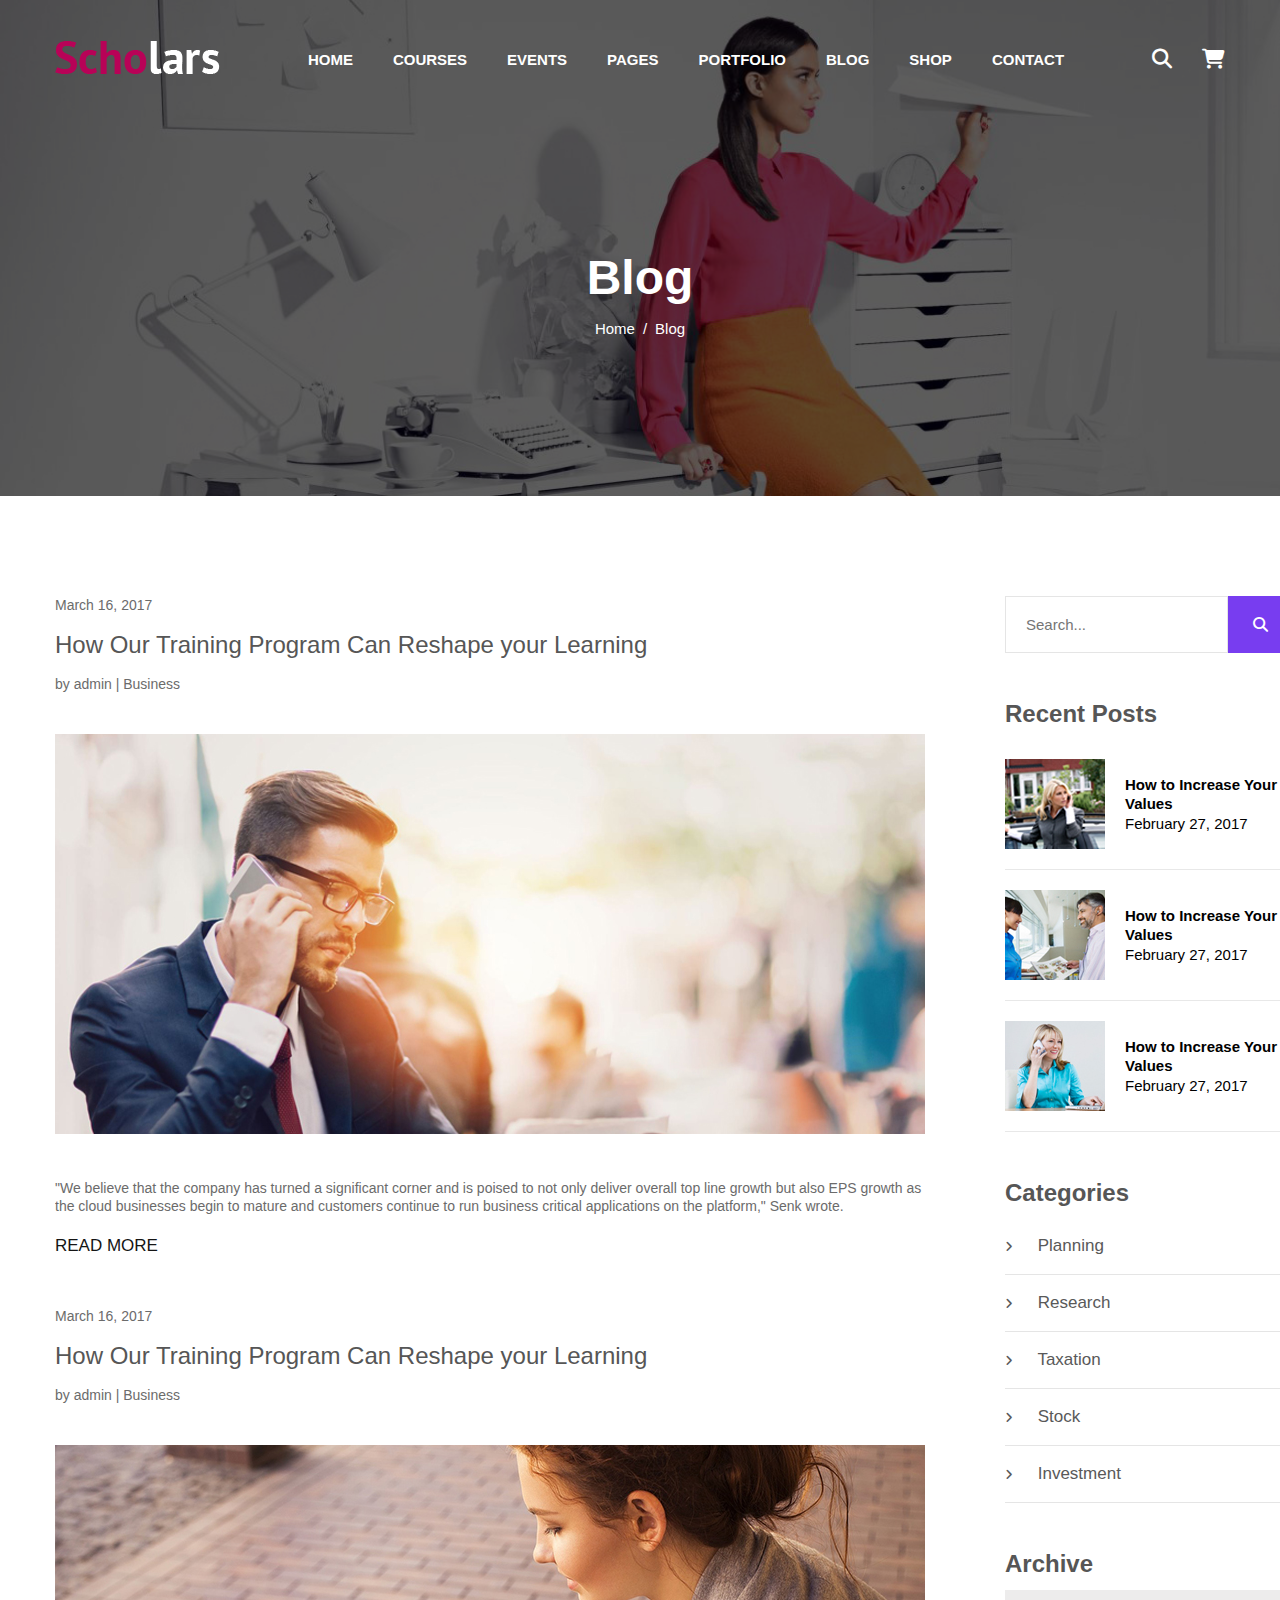
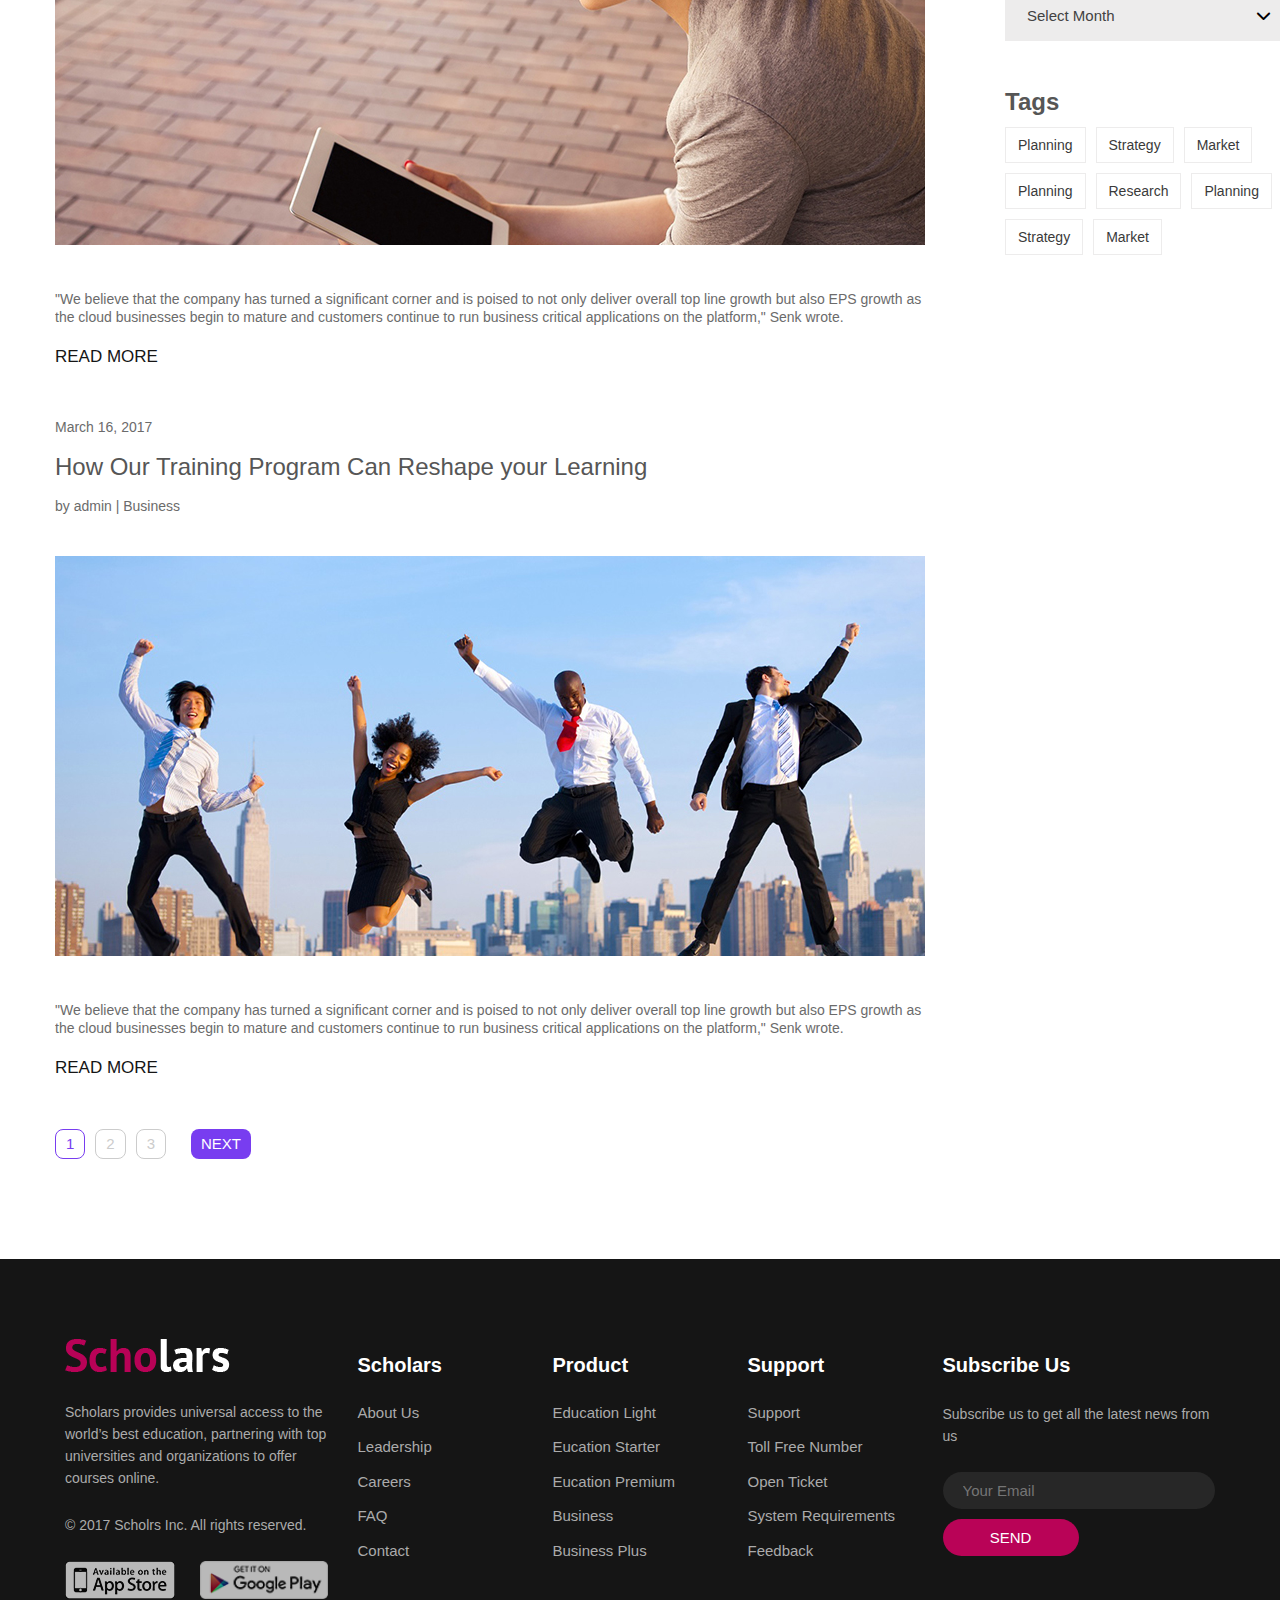
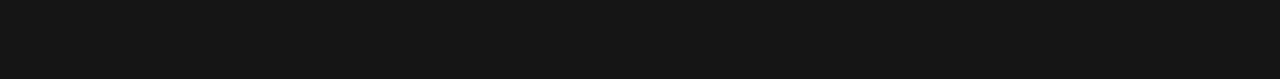
<file: blog.html>
<!DOCTYPE html>
<html lang="en">

<head>
    <meta charset="UTF-8">
    <meta name="viewport" content="width=device-width, initial-scale=1.0">
    <title>Scholars - Education, University &amp; LMS HTML Template</title>
    <link rel="stylesheet" href="./css/reset.css">
    <link rel="stylesheet" href="./css/style.css">
    <link rel="stylesheet" href="https://cdnjs.cloudflare.com/ajax/libs/font-awesome/6.7.2/css/all.min.css">
</head>

<body>
    <div class="wrapper">
        <!-- start header wrapper -->
        <div class="header-wrapper-blog">
            <div class="inner">
                <div class="container header-container">
                    <!-- start header -->
                    <div class="header">
                        <!-- Logo -->
                        <a hre="/">
                            <img src="img/logo.png" class="logo" alt="Scholars Logo" />
                        </a>
                        <!--start navigation  -->
                        <ul class="nav">
                            <li><a href="#">Home</a>
                                <ul class="sub-menu">
                                    <li><a href="#">Home version one</a></li>
                                    <li><a href="#">Home version two</a></li>
                                    <li><a href="#">Home video Background</a></li>
                                </ul>
                            </li>
                            <li><a href="#">COURSES</a>
                                <ul class="sub-menu">
                                    <li><a href="#">Course 2 Column</a></li>
                                    <li><a href="#">Course 3 Column</a></li>
                                    <li><a href="#">Course Details</a></li>
                                </ul>
                            </li>
                            <li><a href="#">EVENTS</a>
                                <ul class="sub-menu">
                                    <li><a href="#">Event List</a></li>
                                    <li><a href="#">Event Grid</a></li>
                                    <li><a href="#">Event Single</a></li>
                                </ul>
                            </li>
                            <li><a href="#">Pages</a>
                                <ul class="sub-menu">
                                    <li><a href="#">Our teachers</a></li>
                                    <li><a href="#">teachers profile</a></li>
                                    <li><a href="#">About Us</a></li>
                                    <li><a href="#">Error page</a></li>
                                    <li><a href="#">FAQ Page</a></li>
                                    <li><a href="#">Login</a></li>
                                    <li><a href="#">About Us</a></li>
                                    <li><a href="#">sign up</a></li>
                                </ul>
                            </li>
                            <li><a href="#">PORTFOLIO</a>
                                <ul class="sub-menu">
                                    <li><a href="#">portfolio 2 column</a></li>
                                    <li><a href="#">portfolio 3 column</a></li>
                                    <li><a href="#">portfolio 4 column</a></li>
                                </ul>
                            </li>
                            <li><a href="#">BLOG</a>
                                <ul class="sub-menu">
                                    <li><a href="#">Blog</a></li>
                                    <li><a href="#">Blog details</a></li>
                                </ul>
                            </li>
                            <li><a href="#">SHOP</a>
                                <ul class="sub-menu">
                                    <li><a href="#">Shop Page</a></li>
                                    <li><a href="#">Shop Details</a></li>
                                </ul>
                            </li>
                            <li><a href="#">Contact</a></li>
                        </ul>
                        <!--end navigation  -->
                        <!-- user action -->
                        <div class="action-wrapper">
                            <button class="action-btn">
                                <i class="fa-solid fa-magnifying-glass"></i>
                            </button>
                            <button class="action-btn">
                                <i class="fa-solid fa-cart-shopping"></i>
                            </button>
                        </div>
                    </div>
                    <!-- end header -->
                    <div class="header-content">
                        <h1 class="heading">Blog</h1>
                        <ul class="breadcrumb">
                            <li><a href="#">Home</a></li>
                            <li>Blog</li>
                        </ul>
                    </div>
                </div>
            </div>
        </div>
        <!-- end header wrapper -->
        <!-- start main -->
        <div class="main">
            <div class="container blog-container">
                <div class="inner blog-inner">
                    <!-- start sidebar -->
                    <div class="left-content col-9">
                        <!-- start blog item 1 -->
                        <div class="blog-item">
                            <div class="blog-item-header">
                                <p class="title">March 16, 2017</p>
                                <a href="#">
                                    <h2>How Our Training Program Can Reshape your Learning</h2>
                                </a>
                                <div class="author">
                                    <a href="#">
                                        by admin |
                                    </a>
                                    <a href="#">
                                        Business
                                    </a>
                                </div>
                            </div>
                            <div class="blog-item-content">
                                <img src="./img/left-img-1.jpg" alt="blog-1" />
                                <p>
                                    "We believe that the company has turned a significant corner and is poised to not
                                    only deliver overall top line growth but also EPS growth as the cloud businesses
                                    begin to mature and customers continue to run business critical applications on the
                                    platform," Senk wrote.
                                </p>
                            </div>
                            <div class="blog-item-bottom">
                                <a href="#">READ MORE</a>
                            </div>
                        </div>
                        <!-- end blog item 1 -->
                        <!-- start blog 2 -->
                        <div class="blog-item">
                            <div class="blog-item-header">
                                <p class="title">March 16, 2017</p>
                                <a href="#">
                                    <h2>How Our Training Program Can Reshape your Learning</h2>
                                </a>
                                <div class="author">
                                    <a href="#">
                                        by admin |
                                    </a>
                                    <a href="#">
                                        Business
                                    </a>
                                </div>
                            </div>
                            <div class="blog-item-content">
                                <img src="./img/left-img-2.jpg" alt="blog-1" />
                                <p>
                                    "We believe that the company has turned a significant corner and is poised to not
                                    only deliver overall top line growth but also EPS growth as the cloud businesses
                                    begin to mature and customers continue to run business critical applications on the
                                    platform," Senk wrote.
                                </p>
                            </div>
                            <div class="blog-item-bottom">
                                <a href="#">READ MORE</a>
                            </div>
                        </div>
                        <!-- end blog 2 -->
                        <!-- start blog 3 -->
                        <div class="blog-item">
                            <div class="blog-item-header">
                                <p class="title">March 16, 2017</p>
                                <a href="#">
                                    <h2>How Our Training Program Can Reshape your Learning</h2>
                                </a>
                                <div class="author">
                                    <a href="#">
                                        by admin |
                                    </a>
                                    <a href="#">
                                        Business
                                    </a>
                                </div>
                            </div>
                            <div class="blog-item-content">
                                <img src="./img/left-img-3.jpg" alt="blog-1" />
                                <p>
                                    "We believe that the company has turned a significant corner and is poised to not
                                    only deliver overall top line growth but also EPS growth as the cloud businesses
                                    begin to mature and customers continue to run business critical applications on the
                                    platform," Senk wrote.
                                </p>
                            </div>
                            <div class="blog-item-bottom">
                                <a href="#">READ MORE</a>
                            </div>
                        </div>
                        <!-- end blog 3 -->
                        <!-- pagination -->
                        <div class="pagination">
                            <ul>
                                <li class="active">
                                    <a hre="#">1</a>
                                </li>
                                <li>
                                    <a hre="#">2</a>
                                </li>

                                <li>
                                    <a hre="#">3</a>
                                </li>
                            </ul>
                            <button>NEXT</button>
                        </div>
                    </div>
                    <!-- end sidebar -->
                    <!-- start main-content-->
                    <div class="right-sidebar col-3">
                        <form action="" class="search-form-blog">
                            <input type="text" placeholder="Search..." class="search-input-blog" spellcheck="false" />
                            <button class="action-btn-blog">
                                <i class="fa-solid fa-magnifying-glass"></i>
                            </button>
                        </form>
                        <div class="blog-recents-blog">
                            <div class="list-item">
                                <h3>Recent Posts</h3>
                                <div class="blog-item-recent">
                                    <img src="./img/right-1.jpg" alt="blog-1" />
                                    <div class="blog-item-recent-right">
                                        <a href="#">
                                            <h2>How to Increase Your Values</h2>
                                        </a>
                                        <p>February 27, 2017</p>
                                    </div>
                                </div>
                                <!-- course 2 -->
                                <div class="blog-item-recent">
                                    <img src="./img/right-2.jpg" alt="blog-1" />
                                    <div class="blog-item-recent-right">
                                        <a href="#">
                                            <h2>How to Increase Your Values</h2>
                                        </a>
                                        <p>February 27, 2017</p>
                                    </div>
                                </div>
                                <!-- course 3 -->
                                <div class="blog-item-recent">
                                    <img src="./img/right-3.jpg" alt="blog-1" />
                                    <div class="blog-item-recent-right">
                                        <a href="#">
                                            <h2>How to Increase Your Values</h2>
                                        </a>
                                        <p>February 27, 2017</p>
                                    </div>
                                </div>
                                <div class="list-item">
                                    <h3>Categories</h3>
                                    <ul class="menu-blog">
                                        <li>
                                            <a href="#">
                                                <i class="fa-thin fa-angle-right"></i>
                                                Planning</a>
                                        </li>
                                        <li>
                                            <a href="#"> Research</a>
                                        </li>
                                        <li>
                                            <a href="#"> Taxation</a>
                                        </li>
                                        <li>
                                            <a href="#"> Stock</a>
                                        </li>
                                        <li>
                                            <a href="#"> Investment</a>
                                        </li>
                                    </ul>
                                </div>
                                <!-- item 3 -->
                                <div class="list-item">
                                    <h3>Archive</h3>
                                    <div class="selectbox">
                                        <select>
                                            <option>Select Month</option>
                                            <option>January</option>
                                            <option>February</option>
                                            <option>March</option>
                                            <option>April</option>
                                            <option>May</option>
                                            <option>June</option>
                                            <option>July</option>
                                            <option>August</option>
                                            <option>September</option>
                                            <option>October</option>
                                            <option>November</option>
                                            <option>December</option>
                                        </select>
                                        <i class="fa-solid fa-chevron-down"></i>
                                    </div>
                                </div>
                                <!-- item 4 -->
                                <div class="list-item">
                                    <h3>Tags</h3>
                                    <ul class="list-tags">
                                        <li>
                                            <a href="#">Planning</a>
                                        </li>
                                        <li>
                                            <a href="#">Strategy</a>
                                        </li>
                                        <li>
                                            <a href="#">Market</a>
                                        </li>
                                        <li>
                                            <a href="#">Planning</a>
                                        </li>
                                        <li>
                                            <a href="#">Research</a>
                                        </li>
                                        <li>
                                            <a href="#">Planning</a>
                                        </li>
                                        <li>
                                            <a href="#">Strategy</a>
                                        </li>
                                        <li>
                                            <a href="#">Market</a>
                                        </li>
                                    </ul>
                                </div>
                            </div>
                        </div>
                    </div>
                    <!-- end main-content -->
                </div>
            </div>
        </div>
        <!-- end main -->
        <div class="footer">
            <div class="container footer-content">
                <div class="row">
                    <div class="footer-logo footer-item col-3">
                        <a href="/">
                            <img src="img/logo.png" alt="logo" class="logo" />
                        </a>
                        <p>
                            Scholars provides universal access to the world’s best education, partnering with top
                            universities and organizations to offer courses online.
                        </p>
                        <p>© 2017 Scholrs Inc. All rights reserved.</p>
                        <div>
                            <div class="download-android">
                                <img src="img/android.png" alt="google play" />
                            </div>
                            <div class="download-apple">
                                <img src="img/apple.png" alt="google play" />
                            </div>
                        </div>
                    </div>
                    <!-- footer list 1 -->
                    <div class="footer-list footer-item col-2">
                        <h3>Scholars</h3>
                        <ul>
                            <li>
                                <a href="#">About Us</a>
                            </li>
                            <li>
                                <a href="#">Leadership</a>
                            </li>
                            <li>
                                <a href="#">Careers</a>
                            </li>

                            <li>
                                <a href="#">FAQ</a>
                            </li>
                            <li>
                                <a href="#">Contact</a>
                            </li>
                        </ul>
                    </div>
                    <!-- footer list 2 -->
                    <div class="footer-list footer-item col-2">
                        <h3>Product</h3>
                        <ul>
                            <li>
                                <a href="#">Education Light</a>
                            </li>
                            <li>
                                <a href="#">Eucation Starter</a>
                            </li>
                            <li>
                                <a href="#">Eucation Premium</a>
                            </li>

                            <li>
                                <a href="#">Business</a>
                            </li>
                            <li>
                                <a href="#">Business Plus</a>
                            </li>
                        </ul>
                    </div>
                    <!-- footer list 3 -->
                    <div class="footer-list footer-item col-2">
                        <h3>Support</h3>
                        <ul>
                            <li>
                                <a href="#">Support</a>
                            </li>
                            <li>
                                <a href="#">Toll Free Number</a>
                            </li>
                            <li>
                                <a href="#">Open Ticket</a>
                            </li>

                            <li>
                                <a href="#">System Requirements</a>
                            </li>
                            <li>
                                <a href="#">Feedback</a>
                            </li>
                        </ul>
                    </div>
                    <!-- footer subscribe -->
                    <div class="footer-subscribe footer-item col-3">
                        <h3>Subscribe Us</h3>
                        <p>
                            Subscribe us to get all the latest news from us
                        </p>
                        <div>
                            <input type="text" placeholder="Your Email" required />
                            <button class="subscribe-btn">
                                send
                            </button>
                        </div>
                    </div>
                </div>
            </div>
        </div>
    </div>
</body>

</html>
</file>
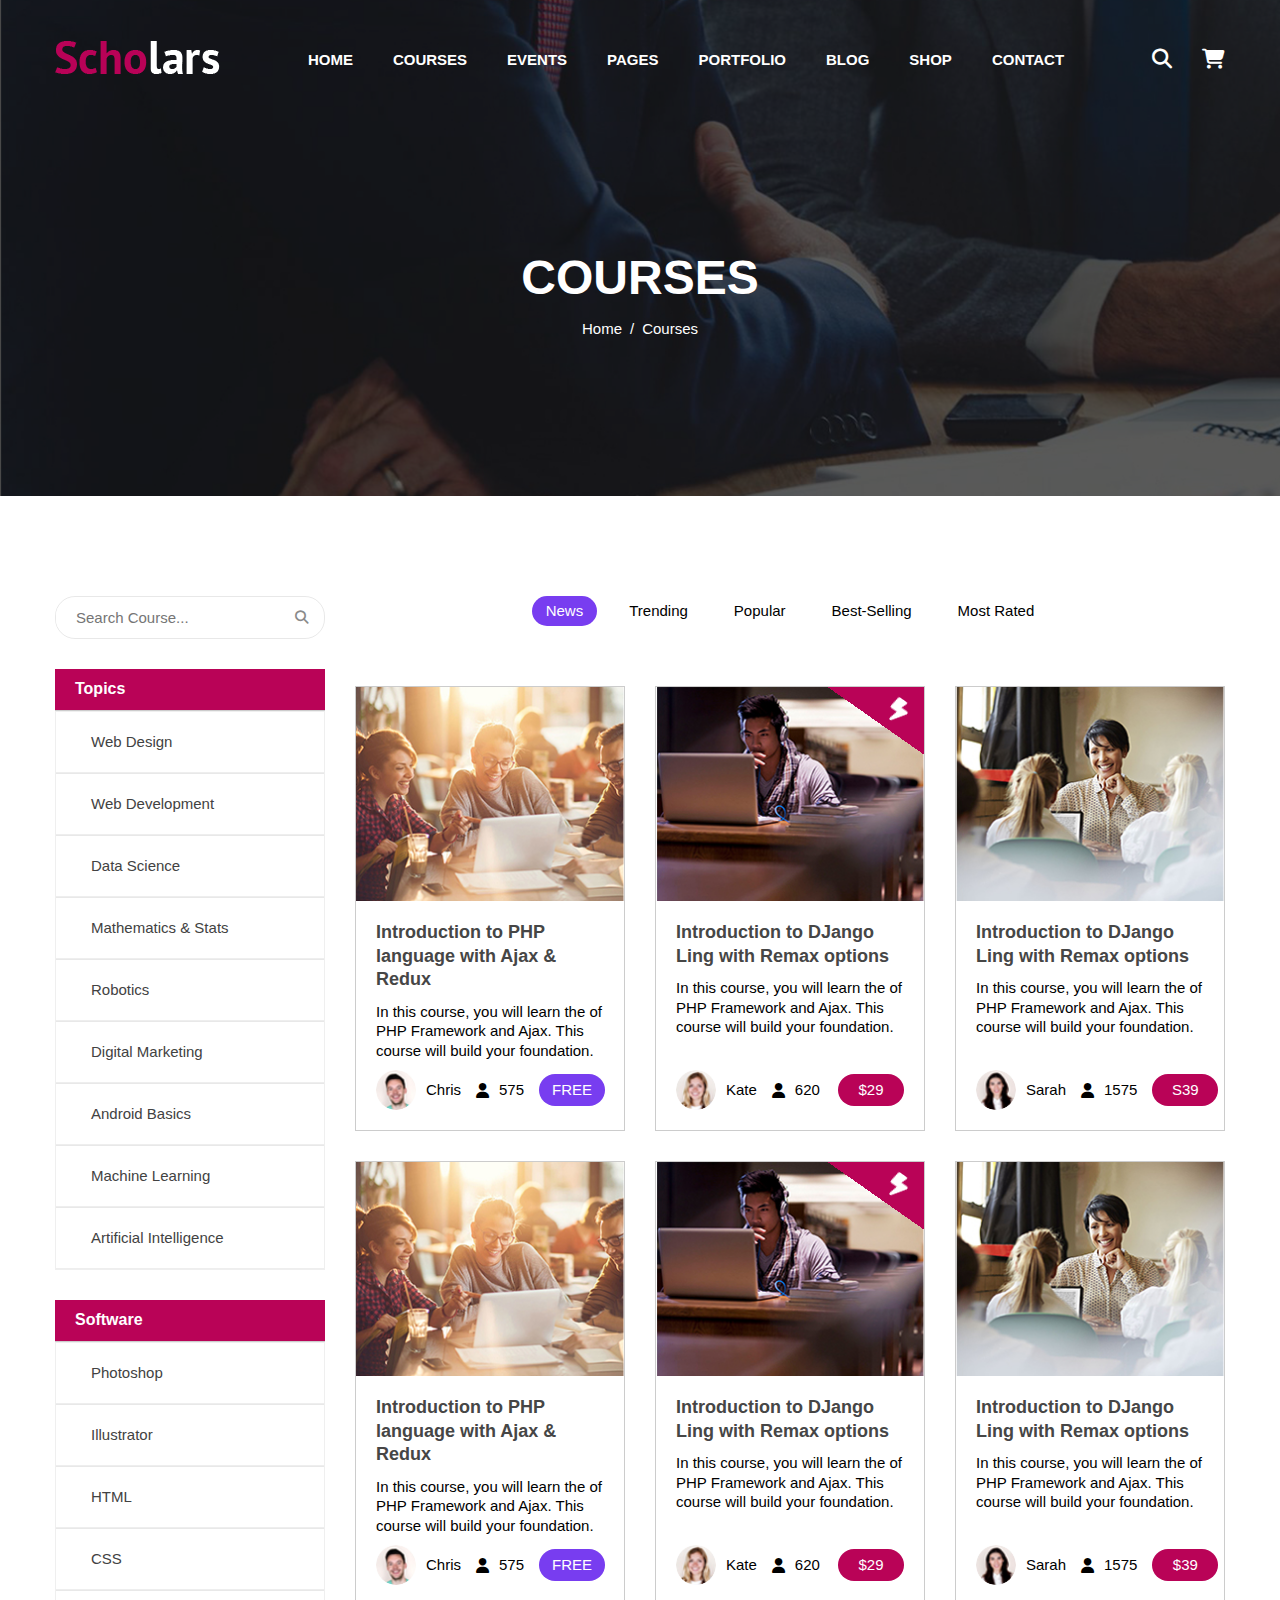
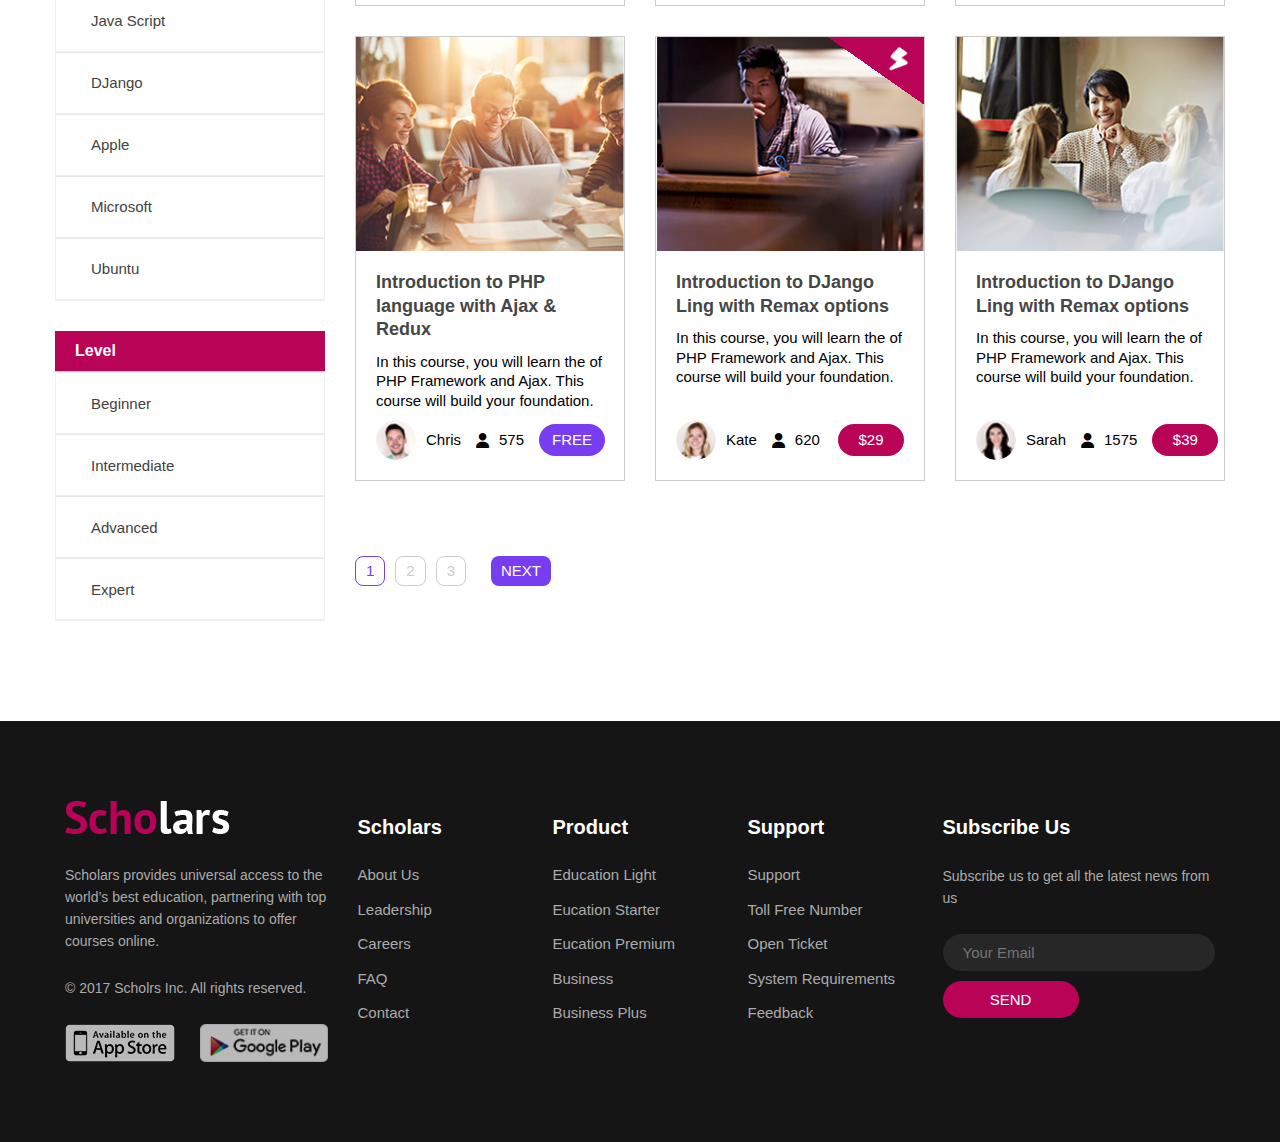
<file: courses.html>
<!DOCTYPE html>
<html lang="en">

<head>
    <meta charset="UTF-8">
    <meta name="viewport" content="width=device-width, initial-scale=1.0">
    <title>Scholars - Education, University &amp; LMS HTML Template</title>
    <link rel="stylesheet" href="./css/reset.css">
    <link rel="stylesheet" href="./css/style.css">
    <link rel="stylesheet" href="https://cdnjs.cloudflare.com/ajax/libs/font-awesome/6.7.2/css/all.min.css">
    <link href="https://cdnjs.cloudflare.com/ajax/libs/font-awesome/6.7.2/css/all.min.css" rel="stylesheet">

</head>

<body>
    <div class="wrapper">
        <!-- start header wrapper -->
        <div class="header-wrapper">
            <div class="inner">
                <div class="container header-container">
                    <!-- start header -->
                    <div class="header">
                        <!-- Logo -->
                        <a hre="/">
                            <img src="img/logo.png" class="logo" alt="Scholars Logo" />
                        </a>
                        <!--start navigation  -->
                        <ul class="nav">
                            <li><a href="#">Home</a>
                                <ul class="sub-menu">
                                    <li><a href="#">Home version one</a></li>
                                    <li><a href="#">Home version two</a></li>
                                    <li><a href="#">Home video Background</a></li>
                                </ul>
                            </li>
                            <li><a href="#">COURSES</a>
                                <ul class="sub-menu">
                                    <li><a href="#">Course 2 Column</a></li>
                                    <li><a href="#">Course 3 Column</a></li>
                                    <li><a href="#">Course Details</a></li>
                                </ul>
                            </li>
                            <li><a href="#">EVENTS</a>
                                <ul class="sub-menu">
                                    <li><a href="#">Event List</a></li>
                                    <li><a href="#">Event Grid</a></li>
                                    <li><a href="#">Event Single</a></li>
                                </ul>
                            </li>
                            <li><a href="#">Pages</a>
                                <ul class="sub-menu">
                                    <li><a href="#">Our teachers</a></li>
                                    <li><a href="#">teachers profile</a></li>
                                    <li><a href="#">About Us</a></li>
                                    <li><a href="#">Error page</a></li>
                                    <li><a href="#">FAQ Page</a></li>
                                    <li><a href="#">Login</a></li>
                                    <li><a href="#">About Us</a></li>
                                    <li><a href="#">sign up</a></li>
                                </ul>
                            </li>
                            <li><a href="#">PORTFOLIO</a>
                                <ul class="sub-menu">
                                    <li><a href="#">portfolio 2 column</a></li>
                                    <li><a href="#">portfolio 3 column</a></li>
                                    <li><a href="#">portfolio 4 column</a></li>
                                </ul>
                            </li>
                            <li><a href="#">BLOG</a>
                                <ul class="sub-menu">
                                    <li><a href="#">Blog</a></li>
                                    <li><a href="#">Blog details</a></li>
                                </ul>
                            </li>
                            <li><a href="#">SHOP</a>
                                <ul class="sub-menu">
                                    <li><a href="#">Shop Page</a></li>
                                    <li><a href="#">Shop Details</a></li>
                                </ul>
                            </li>
                            <li><a href="#">Contact</a></li>
                        </ul>
                        <!--end navigation  -->
                        <!-- user action -->
                        <div class="action-wrapper">
                            <button class="action-btn">
                                <i class="fa-solid fa-magnifying-glass"></i>
                            </button>
                            <button class="action-btn">
                                <i class="fa-solid fa-cart-shopping"></i>
                            </button>
                        </div>
                    </div>
                    <!-- end header -->
                    <div class="header-content">
                        <h1 class="heading">COURSES</h1>
                        <ul class="breadcrumb">
                            <li><a href="#">Home</a></li>
                            <li>Courses</li>
                        </ul>
                    </div>
                </div>
            </div>
        </div>
        <!-- end header wrapper -->
        <!-- start main -->
        <div class="main">
            <div class="container main-container">
                <div class="inner">
                    <!-- start sidebar -->
                    <div class="left-sidebar">
                        <!-- start form search -->
                        <form action="" class="search-form">
                            <input type="text" placeholder="Search Course..." class="search-input" spellcheck="false" />
                            <button class="action-btn">
                                <i class="fa-solid fa-magnifying-glass"></i>
                            </button>
                        </form>
                        <!-- end form search -->
                        <!-- start sidebar nav -->
                        <h2 class="menu-title">Topics</h2>
                        <ul class="menu">
                            <li><a href="">Web Design</a></li>
                            <li><a href="">Web Development</a></li>
                            <li><a href="">Data Science</a></li>
                            <li><a href="">Mathematics & Stats</a></li>
                            <li><a href="">Robotics</a></li>
                            <li><a href="">Digital Marketing</a></li>
                            <li><a href="">Android Basics</a></li>
                            <li><a href="">Machine Learning</a></li>
                            <li><a href="">Artificial Intelligence</a></li>
                        </ul>
                        <h2 class="menu-title">Software</h2>
                        <ul class="menu">
                            <li><a href="">Photoshop</a></li>
                            <li><a href="">Illustrator</a></li>
                            <li><a href="">HTML</a></li>
                            <li><a href="">CSS</a></li>
                            <li><a href="">Java Script</a></li>
                            <li><a href="">DJango</a></li>
                            <li><a href="">Apple</a></li>
                            <li><a href="">Microsoft</a></li>
                            <li><a href="">Ubuntu</a></li>
                        </ul>
                        <h2 class="menu-title">Level</h2>
                        <ul class="menu">
                            <li><a href="">Beginner</a></li>
                            <li><a href="">Intermediate</a></li>
                            <li><a href="">Advanced</a></li>
                            <li><a href="">Expert</a></li>
                        </ul>
                        <!-- end sidebar nav -->
                    </div>
                    <!-- end sidebar -->
                    <!-- start main-content-->
                    <div class="main-content">
                        <!-- start topics -->
                        <ul class="topics">
                            <li class="active"><a href="">News</a></li>
                            <li><a href="">Trending</a></li>
                            <li><a href="">Popular</a></li>
                            <li><a href="">Best-Selling</a></li>
                            <li><a href="">Most Rated</a></li>
                        </ul>
                        <!-- end topics -->
                        <!-- start course list  -->
                        <div class="courses-list">
                            <!-- start course 1 -->
                            <div class="item">
                                <a href="/" class="thumb-wrapper">
                                    <img src="./img/img-course-1.jpg" alt="course" class="thumb" />
                                </a>
                                <div class="info">
                                    <h3 class="title">
                                        <a href="">Introduction to PHP language with Ajax & Redux</a>
                                    </h3>
                                    <p class="desc">
                                        In this course, you will learn the of PHP Framework and Ajax. This course will
                                        build your foundation.
                                    </p>
                                    <div class="bottom">
                                        <div>
                                            <img src="./img/img-author-1.jpg" alt="" class="avatar">
                                            <span>Chris</span>
                                        </div>
                                        <div>
                                            <i class="fa-solid fa-user"></i>
                                            <span> 575</span>
                                        </div>
                                        <a href="#" class="course-btn">FREE</a>
                                    </div>
                                </div>
                            </div>
                            <!-- end course 1 -->
                            <!-- start course 2      -->
                            <div class="item item-label">
                                <a href="/" class="thumb-wrapper">
                                    <img src="./img/img-course-2.jpg" alt="course" class="thumb" />
                                </a>
                                <div class="info">
                                    <h3 class="title">
                                        <a href="">Introduction to DJango Ling with Remax options</a>
                                    </h3>
                                    <p class="desc">
                                        In this course, you will learn the of PHP Framework and Ajax. This course will
                                        build your foundation.
                                    </p>
                                    <div class="bottom">
                                        <div>
                                            <img src="./img/img-author-2.jpg" alt="" class="avatar">
                                            <span>Kate</span>
                                        </div>
                                        <div>
                                            <i class="fa-solid fa-user"></i>
                                            <span> 620</span>
                                        </div>
                                        <a href="#" class="course-btn course-btn-2">$29</a>
                                    </div>
                                </div>
                            </div>
                            <!-- end course 2 -->
                            <!-- start course 3 -->
                            <div class="item">
                                <a href="/" class="thumb-wrapper">
                                    <img src="./img/img-course-3.jpg" alt="course" class="thumb" />
                                </a>
                                <div class="info">
                                    <h3 class="title">
                                        <a href="">Introduction to DJango Ling with Remax options</a>
                                    </h3>
                                    <p class="desc">
                                        In this course, you will learn the of PHP Framework and Ajax. This course will
                                        build your foundation.
                                    </p>
                                    <div class="bottom">
                                        <div>
                                            <img src="./img/img-author-3.jpg" alt="" class="avatar">
                                            <span>Sarah</span>
                                        </div>
                                        <div>
                                            <i class="fa-solid fa-user"></i>
                                            <span> 1575</span>
                                        </div>
                                        <a href="#" class="course-btn course-btn-2">S39</a>
                                    </div>
                                </div>

                            </div>
                            <!-- end course 3 -->
                            <!-- start course 4 -->
                            <div class="item">
                                <a href="/" class="thumb-wrapper">
                                    <img src="./img/img-course-1.jpg" alt="course" class="thumb" />
                                </a>
                                <div class="info">
                                    <h3 class="title">
                                        <a href="">Introduction to PHP language with Ajax & Redux</a>
                                    </h3>
                                    <p class="desc">
                                        In this course, you will learn the of PHP Framework and Ajax. This course will
                                        build your foundation.
                                    </p>
                                    <div class="bottom">
                                        <div>
                                            <img src="./img/img-author-1.jpg" alt="" class="avatar">
                                            <span>Chris</span>
                                        </div>
                                        <div>
                                            <i class="fa-solid fa-user"></i>
                                            <span> 575</span>
                                        </div>
                                        <a href="#" class="course-btn">FREE</a>
                                    </div>
                                </div>

                            </div>
                            <!-- end course 4 -->
                            <!-- start course 5 -->
                            <div class="item item-label">
                                <a href="/" class="thumb-wrapper">
                                    <img src="./img/img-course-2.jpg" alt="course" class="thumb" />
                                </a>
                                <div class="info">
                                    <h3 class="title">
                                        <a href="">Introduction to DJango Ling with Remax options</a>
                                    </h3>
                                    <p class="desc">
                                        In this course, you will learn the of PHP Framework and Ajax. This course will
                                        build your foundation.
                                    </p>
                                    <div class="bottom">
                                        <div>
                                            <img src="./img/img-author-2.jpg" alt="" class="avatar">
                                            <span>Kate</span>
                                        </div>
                                        <div>
                                            <i class="fa-solid fa-user"></i>
                                            <span> 620</span>
                                        </div>
                                        <a href="#" class="course-btn course-btn-2">$29</a>
                                    </div>
                                </div>

                            </div>
                            <!-- end course 5 -->
                            <!-- start course 6 -->
                            <div class="item">
                                <a href="/" class="thumb-wrapper">
                                    <img src="./img/img-course-3.jpg" alt="course" class="thumb" />
                                </a>
                                <div class="info">
                                    <h3 class="title">
                                        <a href="">Introduction to DJango Ling with Remax options</a>
                                    </h3>
                                    <p class="desc">
                                        In this course, you will learn the of PHP Framework and Ajax. This course will
                                        build your foundation.
                                    </p>
                                    <div class="bottom">
                                        <div>
                                            <img src="./img/img-author-3.jpg" alt="" class="avatar">
                                            <span>Sarah</span>
                                        </div>
                                        <div>
                                            <i class="fa-solid fa-user"></i>
                                            <span> 1575</span>
                                        </div>
                                        <a href="#" class="course-btn course-btn-2">$39</a>
                                    </div>
                                </div>

                            </div>
                            <!-- end course 6 -->
                            <!-- start course 7 -->
                            <div class="item">
                                <a href="/" class="thumb-wrapper">
                                    <img src="./img/img-course-1.jpg" alt="course" class="thumb" />
                                </a>
                                <div class="info">
                                    <h3 class="title">
                                        <a href="">Introduction to PHP language with Ajax & Redux</a>
                                    </h3>
                                    <p class="desc">
                                        In this course, you will learn the of PHP Framework and Ajax. This course will
                                        build your foundation.
                                    </p>
                                    <div class="bottom">
                                        <div>
                                            <img src="./img/img-author-1.jpg" alt="" class="avatar">
                                            <span>Chris</span>
                                        </div>
                                        <div>
                                            <i class="fa-solid fa-user"></i>
                                            <span> 575</span>
                                        </div>
                                        <a href="#" class="course-btn">FREE</a>
                                    </div>
                                </div>

                            </div>
                            <!-- end course 7 -->
                            <!-- start course 8 -->
                            <div class="item item-label">
                                <a href="/" class="thumb-wrapper">
                                    <img src="./img/img-course-2.jpg" alt="course" class="thumb" />
                                </a>
                                <div class="info">
                                    <h3 class="title">
                                        <a href="">Introduction to DJango Ling with Remax options</a>
                                    </h3>
                                    <p class="desc">
                                        In this course, you will learn the of PHP Framework and Ajax. This course will
                                        build your foundation.
                                    </p>
                                    <div class="bottom">
                                        <div>
                                            <img src="./img/img-author-2.jpg" alt="" class="avatar">
                                            <span>Kate</span>
                                        </div>
                                        <div>
                                            <i class="fa-solid fa-user"></i>
                                            <span> 620</span>
                                        </div>
                                        <a href="#" class="course-btn course-btn-2">$29</a>
                                    </div>
                                </div>

                            </div>
                            <!-- end course 8 -->
                            <!-- start course 9 -->
                            <div class="item">
                                <a href="/" class="thumb-wrapper">
                                    <img src="./img/img-course-3.jpg" alt="course" class="thumb" />
                                </a>
                                <div class="info">
                                    <h3 class="title">
                                        <a href="">Introduction to DJango Ling with Remax options</a>
                                    </h3>
                                    <p class="desc">
                                        In this course, you will learn the of PHP Framework and Ajax. This course will
                                        build your foundation.
                                    </p>
                                    <div class="bottom">
                                        <div>
                                            <img src="./img/img-author-3.jpg" alt="" class="avatar">
                                            <span>Sarah</span>
                                        </div>
                                        <div>
                                            <i class="fa-solid fa-user"></i>
                                            <span> 1575</span>
                                        </div>
                                        <a href="#" class="course-btn course-btn-2">$39</a>
                                    </div>
                                </div>
                            </div>
                            <!-- end course 9 -->
                        </div>
                        <!-- end course list  -->
                        <!-- pagination -->
                        <div class="pagination">
                            <ul>
                                <li class="active">
                                    <a hre="#">1</a>
                                </li>
                                <li>
                                    <a hre="#">2</a>
                                </li>

                                <li>
                                    <a hre="#">3</a>
                                </li>
                            </ul>
                            <button>NEXT</button>
                        </div>
                    </div>
                    <!-- end main-content -->

                </div>
            </div>
        </div>
        <!-- end main -->
        <div class="footer">
            <div class="container footer-content">
                <div class="row">
                    <div class="footer-logo footer-item col-3">
                        <a href="/">
                            <img src="img/logo.png" alt="logo" class="logo" />
                        </a>
                        <p>
                            Scholars provides universal access to the world’s best education, partnering with top
                            universities and organizations to offer courses online.
                        </p>
                        <p>© 2017 Scholrs Inc. All rights reserved.</p>
                        <div>
                            <div class="download-android">
                                <img src="img/android.png" alt="google play" />
                            </div>
                            <div class="download-apple">
                                <img src="img/apple.png" alt="google play" />
                            </div>
                        </div>
                    </div>
                    <!-- footer list 1 -->
                    <div class="footer-list footer-item col-2">
                        <h3>Scholars</h3>
                        <ul>
                            <li>
                                <a href="#">About Us</a>
                            </li>
                            <li>
                                <a href="#">Leadership</a>
                            </li>
                            <li>
                                <a href="#">Careers</a>
                            </li>

                            <li>
                                <a href="#">FAQ</a>
                            </li>
                            <li>
                                <a href="#">Contact</a>
                            </li>
                        </ul>
                    </div>
                    <!-- footer list 2 -->
                    <div class="footer-list footer-item col-2">
                        <h3>Product</h3>
                        <ul>
                            <li>
                                <a href="#">Education Light</a>
                            </li>
                            <li>
                                <a href="#">Eucation Starter</a>
                            </li>
                            <li>
                                <a href="#">Eucation Premium</a>
                            </li>

                            <li>
                                <a href="#">Business</a>
                            </li>
                            <li>
                                <a href="#">Business Plus</a>
                            </li>
                        </ul>
                    </div>
                    <!-- footer list 3 -->
                    <div class="footer-list footer-item col-2">
                        <h3>Support</h3>
                        <ul>
                            <li>
                                <a href="#">Support</a>
                            </li>
                            <li>
                                <a href="#">Toll Free Number</a>
                            </li>
                            <li>
                                <a href="#">Open Ticket</a>
                            </li>

                            <li>
                                <a href="#">System Requirements</a>
                            </li>
                            <li>
                                <a href="#">Feedback</a>
                            </li>
                        </ul>
                    </div>
                    <!-- footer subscribe -->
                    <div class="footer-subscribe footer-item col-3">
                        <h3>Subscribe Us</h3>
                        <p>
                            Subscribe us to get all the latest news from us
                        </p>
                        <div>
                            <input type="text" placeholder="Your Email" required />
                            <button class="subscribe-btn">
                                send
                            </button>
                        </div>
                    </div>
                </div>
            </div>
        </div>
    </div>
</body>

</html>
</file>
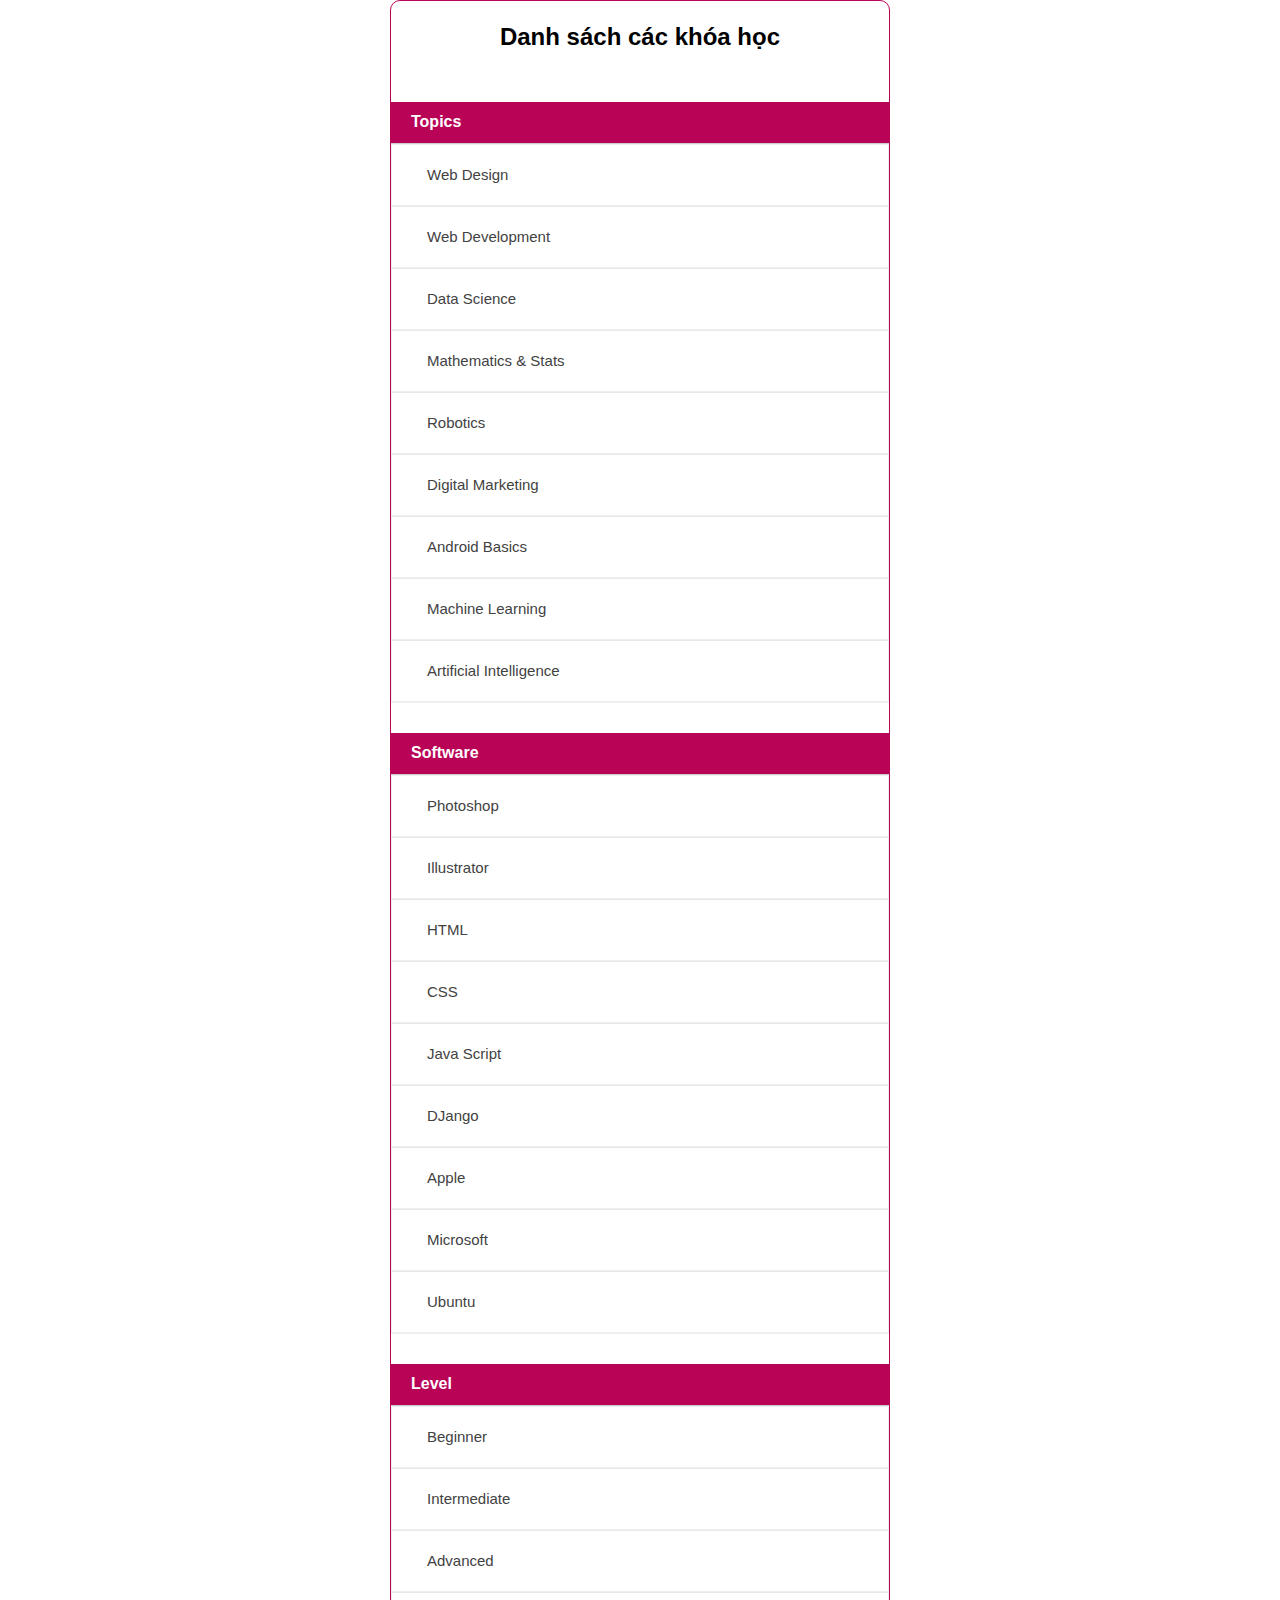
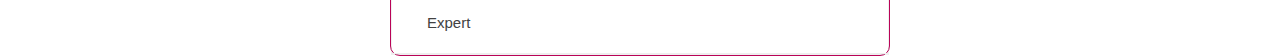
<file: outline-course.html>
<!DOCTYPE html>
<html lang="en">

<head>
    <meta charset="UTF-8">
    <meta name="viewport" content="width=device-width, initial-scale=1.0">
    <title>Bài 3</title>
    <link rel="stylesheet" href="./css/reset.css">
    <link rel="stylesheet" href="./css/style.css">

</head>

<body>
    <div class="container list-menu-sticky">
        <h1>Danh sách các khóa học</h1>
        <div class="menu-item">
            <h2 class="menu-title">Topics</h2>
            <ul class="menu">
                <li><a href="">Web Design</a></li>
                <li><a href="">Web Development</a></li>
                <li><a href="">Data Science</a></li>
                <li><a href="">Mathematics & Stats</a></li>
                <li><a href="">Robotics</a></li>
                <li><a href="">Digital Marketing</a></li>
                <li><a href="">Android Basics</a></li>
                <li><a href="">Machine Learning</a></li>
                <li><a href="">Artificial Intelligence</a></li>
            </ul>
        </div>
        <div class="menu-item">
            <h2 class="menu-title">Software</h2>
            <ul class="menu">
                <li><a href="">Photoshop</a></li>
                <li><a href="">Illustrator</a></li>
                <li><a href="">HTML</a></li>
                <li><a href="">CSS</a></li>
                <li><a href="">Java Script</a></li>
                <li><a href="">DJango</a></li>
                <li><a href="">Apple</a></li>
                <li><a href="">Microsoft</a></li>
                <li><a href="">Ubuntu</a></li>
            </ul>
        </div>
        <div class="menu-item">
            <h2 class="menu-title">Level</h2>
            <ul class="menu">
                <li><a href="">Beginner</a></li>
                <li><a href="">Intermediate</a></li>
                <li><a href="">Advanced</a></li>
                <li><a href="">Expert</a></li>
            </ul>
        </div> 
    </div>
</body>

</html>
</file>
<file: css/style.css>
:root {
    --heading-font: "PT Sans", sans-serif;
    --black: #000;
    --white: #fff;
    --primary: #b90357;
    --secondary: #783df0;
}

* {
    box-sizing: border-box;
}

html {
    font-size: 62.5%;
}

body {
    font-size: 1.5rem;
    line-height: 1.3;
    font-family: "Source Sans 3", sans-serif;
}

h1,
h2,
h3,
h4,
h5,
h6 {
    font-family: var(--heading-font);
    font-weight: 700;

}

a {
    color: inherit;
    text-decoration: none;
}

button {
    padding: 0;
    border: none;
    background: transparent;
}

input,
button,
textarea,
select {
    font-size: inherit;
    font-family: inherit;
    color: inherit;
}

.header-wrapper {
    display: flex;
    width: 100%;
    height: 496px;
    background: url(../img/banner-2.jpg) no-repeat;
    background-size: cover;
}

.header-wrapper-blog {
    display: flex;
    width: 100%;
    height: 496px;
    background: url(../img/blog-banner-5.jpg) no-repeat;
    background-size: cover;

}

.header-wrapper .inner,
.header-wrapper-blog .inner {
    width: 100%;
    display: flex;
    gap: 40px;
    background-color: rgba(0, 0, 0, 0.63);
}

.header-wrapper .inner a,
.header-wrapper-blog .inner a {
    text-decoration: none;
}

.container {
    width: 1170px;
    max-width: 100%;
    margin-left: auto;
    margin-right: auto;
}

.header {
    display: flex;
    justify-content: space-between;
    padding-top: 30px;
    align-items: center;
}

.header .nav {
    display: flex;
    padding: 0 40px;
    z-index: 1;
}

.header .nav li {
    position: relative;
}

.header .nav li:hover .sub-menu {
    display: block;
    transform: translateY(0);
    opacity: 1;

}

.header .sub-menu {
    display: none;
    position: absolute;
    top: 50px;
    left: 0;
    min-width: 220px;
    background: var(--white);
    transform: translateY(-20px);
    opacity: 0;
    transition: all 0.3s ease-in-out;
}

.header .sub-menu li a {
    padding: 0px 25px;
    display: flex;
    align-items: center;
    text-decoration: none;
    height: 40px;
    color: #0009;
    text-transform: capitalize;
    font-weight: 400;
    transition: all 0.3s ease-in-out;
}

.header .sub-menu li:hover a {
    background: var(--primary);
    color: var(--white);
}

.header .nav a {
    display: inline-block;
    color: var(--white);
    text-transform: uppercase;
    text-decoration: none;
    font-family: var(--heading-font);
    font-size: 1.5rem;
    padding: 20px;
    font-weight: 700;
}

.action-wrapper {
    display: flex;
    gap: 30px;
}

.action-btn {
    color: var(--white);
    font-size: 2rem;
    cursor: pointer;
}

.header-container,
.footer-content {
    display: flex;
    flex-direction: column;
    justify-content: center;
    /* align-items: center; */
}

.header-content {
    display: flex;
    flex-direction: column;
    align-items: center;
    justify-content: center;
    flex-grow: 1;
    color: var(--white);
    gap: 10px;
}

h1.heading {
    font-size: 3.2em;
    font-weight: 700;
}

.header-content .breadcrumb {
    display: flex;
    font-size: 1.5rem;
    font-family: var(--heading-font);
}

.header-content .breadcrumb li+li::before {
    content: "/";
    padding: 0 8px;
}

/* end header wrapper */
/* start main */
.main .inner {
    display: flex;
}

/* start sidebar */
.main .left-sidebar {
    width: 270px;
}

.search-form {
    display: flex;
    align-items: center;
    height: 43px;
    border: 1px solid #00000017;
    border-radius: 20px;
    overflow: hidden;
}

.search-input {
    flex: 1;
    border: none;
    outline: none;
    padding-left: 20px;
    padding-right: 20px;
    color: #000;
}

.search-input:not(:placeholder-shown)+.search-btn {
    color: #333;
}

.search-input i {
    color: #000;
}

.search-btn {
    padding-left: 20px;
    align-self: stretch;
}

.menu {
    margin-top: 20px;
    border: 1px solid #1111;
}

.menu li+li {
    border-top: 1px solid #00000017;
}

.menu a {
    display: flex;
    align-items: center;
    justify-content: space-between;
    text-decoration: none;
    height: 40px;
    padding: 0 25px;
    font-size: 1.5rem;
    color: #424242;
    transition: color ease, left linear;
    transition-duration: 0.3s;
}

.menu li:hover {
    margin-left: 10px;
}

.menu li:hover a {
    color: var(--secondary);
}

.menu-title {
    margin-top: 30px;
    font-size: 1.6rem;
    color: #222;
}

.main .action-btn {
    font-size: 0.9em;
    color: #8a8a8a;
    padding-right: 20px;
}

.main-container .inner {
    margin: 100px 0px;
    display: flex;
    gap: 30px;
}

.main-content {
    flex-grow: 1;
}

.topics {
    display: flex;
    justify-content: center;
    gap: 18px;
}

.topics a {
    display: inline-block;
    padding: 0 14px;
    height: 30px;
    line-height: 30px;
    border-radius: 15px;
    text-decoration: none;
    transition: all .3s ease-in-out;
}

.topics li.active a,
.topics a:hover {
    background-color: var(--secondary);
    color: var(--white);
}

.courses-list {
    --columns: 3;
    --spacing: 30px;
    display: flex;
    flex-wrap: wrap;
    row-gap: var(--spacing);
    margin-top: 60px;
    margin-left: calc(-1 * var(--spacing));
}

.item {
    display: flex;
    /* justify-content: center; */
    flex-direction: column;
    width: calc((100%/var(--columns) - var(--spacing)));
    margin-left: var(--spacing);
    min-height: 150px;
    border: 1px solid #ccc;
    overflow: hidden;
}

.item:hover img {
    transform: scale(1.05);
    transition: all 0.3s ease-in-out;
}

.item:hover h3 a {
    color: var(--primary);
}

.bottom {
    display: flex;
    flex-direction: row;
}

.item .thumb-wrapper {
    display: block;
    aspect-ratio: 1 / 0.8;
    position: relative;
    overflow: hidden;
}

.item .thumb {
    width: 100%;
    height: 100%;
    object-fit: cover;
}

.item-label .thumb-wrapper::before {
    content: "\e0b7";
    font-family: "Font Awesome 5 Free";
    font-size: 2.4rem;
    font-weight: 600;
    text-align: center;
    background-color: var(--primary);
    color: var(--white);
    width: 140px;
    height: 70px;
    position: absolute;
    display: flex;
    justify-content: center;
    align-items: flex-end;
    top: -85px;
    right: -77px;
    padding: 40px 5px 5px 80px;
    transform: rotate(35deg);
    z-index: 10;
}

.item .info {
    display: flex;
    flex-direction: column;
    flex: 1;
    /* justify-content: center;
    align-items: center; */
    padding: 20px;
    gap: 10px;
    /* padding:15px 20px; */
}

.item .title a {
    font-size: 1.8rem;
    color: #464646;
    text-decoration: none;
}

.item .des {
    margin: 20px 0;
}

.item .bottom {
    display: flex;
    align-items: center;
    gap: 15px;
    margin-top: auto;
}

.item .bottom div {
    display: flex;
    align-items: center;
    gap: 10px;
}

.item .avatar {
    width: 40px;
    height: 40px;
    border-radius: 50%;
    object-fit: cover;
}

.item .course-btn {
    height: 32px;
    color: var(--white);
    background: var(--secondary);
    border-radius: 16px;
    padding: 0 8px;
    min-width: 66px;
    text-decoration: none;
    text-align: center;
    line-height: 32px;
    display: block;
    margin-left: auto;
    position: relative;
    overflow: hidden;
}

.item .course-btn:hover {
    translate: 0 -5px;
    transition: all 0.3s ease-in-out;
    background: var(--primary);
    outline: none;
}

.item .course-btn::before {
    content: "";
    position: absolute;
    top: 0;
    left: 0;
    width: 100%;
    height: 100%;
    box-shadow: 0 10px 20px rgba(0, 0, 0, 0.15);
    border-radius: 8px;
    z-index: 20;
}

.item .course-btn.course-btn-2 {
    background: var(--primary);
}

/* footer */
.footer {
    background: #151515;
    color: #ababab;
}

.footer .row {
    display: flex;
    justify-content: space-between;
    padding: 80px 0px;
    align-items: baseline;
    /* align-items: center; */
}

.col-3 {
    width: 25%;
}

.footer p {
    font-size: 1.4rem;
    line-height: 22px;
}

.footer .col-2 {
    width: 16.66666667%;
}

.footer h3 {
    font-size: 2rem;
    font-weight: 700;
    display: block;
    color: var(--white);
}

.footer .footer-item {
    display: flex;
    flex-direction: column;
    padding: 0 10px;
    gap: 25px;
}

.footer a {
    text-decoration: none;
}

.row .footer-logo {
    display: flex;
    flex-direction: column;
    gap: 25px;
}

.footer-logo a {
    display: block;
}

.footer-logo div {
    display: flex;
    flex-direction: row;
    /* align-items: center; */
    gap: 25px;
}

.footer-item li {
    margin-bottom: 15px;
}

.footer-subscribe div {
    display: flex;
    flex-direction: column;
    gap: 10px;
}

.footer-subscribe div input {
    background: #272727;
    border-radius: 20px;
    padding: 10px 20px;
    width: 100%;
    color: rgba(206, 112, 112, 0.6);
    border: none;
}

.footer-subscribe div button {
    background: var(--primary);
    color: var(--white);
    padding: 10px 20px;
    border-radius: 20px;
    width: 50%;
    text-transform: uppercase;
}

.footer-subscribe input {
    color: #fff;
}

.footer-list li:hover a {
    color: var(--primary);
}

/* blog */
.blog-container .left-content {
    display: flex;
    flex-direction: column;
    gap: 50px;
}

.col-9 {
    width: 75%;
}

.blog-container .right-content {
    width: 30%;
}

.blog-item {
    display: flex;
    flex-direction: column;
    gap: 20px;
}

.blog-item-header {
    display: flex;
    flex-direction: column;
    gap: 15px;
    justify-content: start;
}

.blog-item-header h2 {
    font-size: 2.4rem;
    color: #565656;
    font-weight: 500;
}

.blog-item-header .title,
.blog-item-header .author,
.blog-item-content p {
    font-size: 1.4rem;
    color: #6b6b6b;
}

.blog-item-content {
    display: flex;
    flex-direction: column;
    gap: 45px;
    margin-top: 20px;
    position: relative;
    overflow: hidden;
}

.blog-item-bottom a {
    font-size: 1.7rem;
    color: #151515;
}

.blog-item-bottom a:hover {
    color: var(--secondary);
}

.blog-item-content img {
    transition: transform 0.6s ease-in-out;
    object-fit: cover;
}

.blog-item:hover .thumb {
    transform: scale(1.05);
    /* background-color:rgba(120, 61, 240, 0.9); */
}

.blog-item:hover .blog-item-content::after {
    content: "";
    position: absolute;
    top: 0;
    left: 0;
    width: 100%;
    height: 408px;
    background-color: rgba(120, 61, 240, 0.6);
    opacity: 0.5;
}

.blog-item:hover h2 {
    color: var(--primary);
}

.main-content .pagination {
    margin-top: 75px;
    margin-bottom: inherit;
}

.pagination {
    display: flex;
    gap: 25px;
    margin-bottom: 100px;
}

.pagination ul {
    display: flex;
    gap: 10px;
}

.pagination ul li {
    border-radius: 8px;
    border: 1px solid #ccc;
    padding: 4px 10px;
    color: #ccc;
}

.pagination ul li.active,
.pagination ul li:hover {
    color: var(--secondary);
    border: 1px solid var(--secondary);
}

.pagination button {
    background: var(--secondary);
    color: var(--white);
    padding: 4px 10px;
    border-radius: 8px;
}

/* */
.blog-inner {
    margin-top: 100px;
    display: flex;
    gap: 80px;
}

.right-sidebar {
    display: flex;
    flex-direction: column;
    gap: 35px;
}

.blog-inner .action-btn-blog {
    padding: 20px 25px;
    background: var(--secondary);
    color: var(--white);
}

.right-sibar .search-form-blog {
    display: flex;
    align-items: center;
    height: 43px;
    border: 1px solid #00000017;
    border-radius: 20px;
    overflow: hidden;
}

.right-sidebar .search-form-blog {
    display: flex;
    margin-bottom: -35px;
}

.right-sidebar .search-form-blog input {
    padding-left: 20px;
    color: #e8e8e8;
    border: 1px solid rgba(0, 0, 0, 0.1);
    font-size: 1.5rem;
}

.right-sidebar .blog-recents-blog {
    display: flex;
    flex-direction: column;
    gap: 20px;
}

.blog-recents-blog {
    display: flex;
    flex-direction: column;
    gap: 20px;
}

.blog-item-recent {
    display: flex;
    flex-direction: row;
    gap: 20px;
    padding-bottom: 20px;
    border-bottom: 1px solid #e8e8e8;
    align-items: center;
    margin-top: 20px;
}

.blog-recents-blog h3 {
    font-size: 2.4rem;
    display: block;
    color: #565656;
    margin-top: -2px;
}

.menu-blog li a::before {
    content: '\f105';
    font-family: 'Font Awesome 5 Free';
    font-weight: 900;
    display: inline-block;
    color: #595959;
    padding-right: 20px;
    font-size: 1.2rem;
}

.menu-blog li {
    display: flex;
    border-bottom: 1px solid rgba(0, 0, 0, 0.1);
}

.menu-blog li a {
    line-height: 55px;
    font-size: 17px;
    color: #595959;
}

.list-item {
    display: flex;
    flex-direction: column;
}

.list-item h3 {
    margin-top: 45px;
    margin-bottom: 10px;
}

.list-item .selectbox {
    display: flex;
    justify-content: center;
    align-items: center;
    padding: 17px;
    /* border: 1px solid #6f2020; */
    background: #edecec;
}

.list-item select {
    width: 100%;
    appearance: none;
    -webkit-appearance: none;
    -moz-appearance: none;
    border: none;
    background: #edecec;
    color: #424242;
}

.list-item select:focus {
    outline: none;
}

.list-item .selectbox i {
    display: inline-block;
    margin-left: -25px;
}

.list-item .list-tags {
    display: flex;
    flex-wrap: wrap;
    gap: 10px;
}

.list-item .list-tags li {
    display: flex;
}

.list-item .list-tags a {
    padding: 8px 12px;
    border: 1px solid #edecec;
    color: #3a3a3a;
    font-size: 1.4rem;
}

.list-item .list-tags a:hover {
    color: #fff;
    background-color: var(--secondary);
}

/* index */
.container.list-menu {
    max-width: 500px;
    margin-top: 100px;
}

.container.list-menu ul {
    list-style-type: none;
}

.container.list-menu ul li {
    padding: 20px 0px;
    width: 100%;
}

.container.list-menu ul li a {
    padding: 10px 20px;
    font-size: 2rem;
    font-weight: 600;
    background-color: #170807;
    border-radius: 5px;
    color: #fff;
    display: inline-block;
    width: 100%;
    text-align: center;
    border: 1px solid #000;
}

/* danh sách khóa học */
.container.list-menu-sticky {
    max-width: 500px;
    border-radius: 10px;
    border: 1px solid var(--primary);
}

.list-menu-sticky h1 {
    margin: 20px auto;
    text-align: center;
    font-size: 2.4rem;
    font-family: inherit;
}

.menu-item {
    overflow-y: auto;
    position: relative;
}

.menu-title {
    position: sticky;
    top: 0;
    background: var(--primary);
    color: var(--white);
    padding: 10px;
    z-index: 1;
    border-bottom: 1px solid #ccc;
    padding-left: 20px;
}

.menu {
    list-style: none;
    padding: 0;
    margin: 0;
}

.menu li {
    padding: 10px;
    border-bottom: 1px solid #eee;
}
</file>
